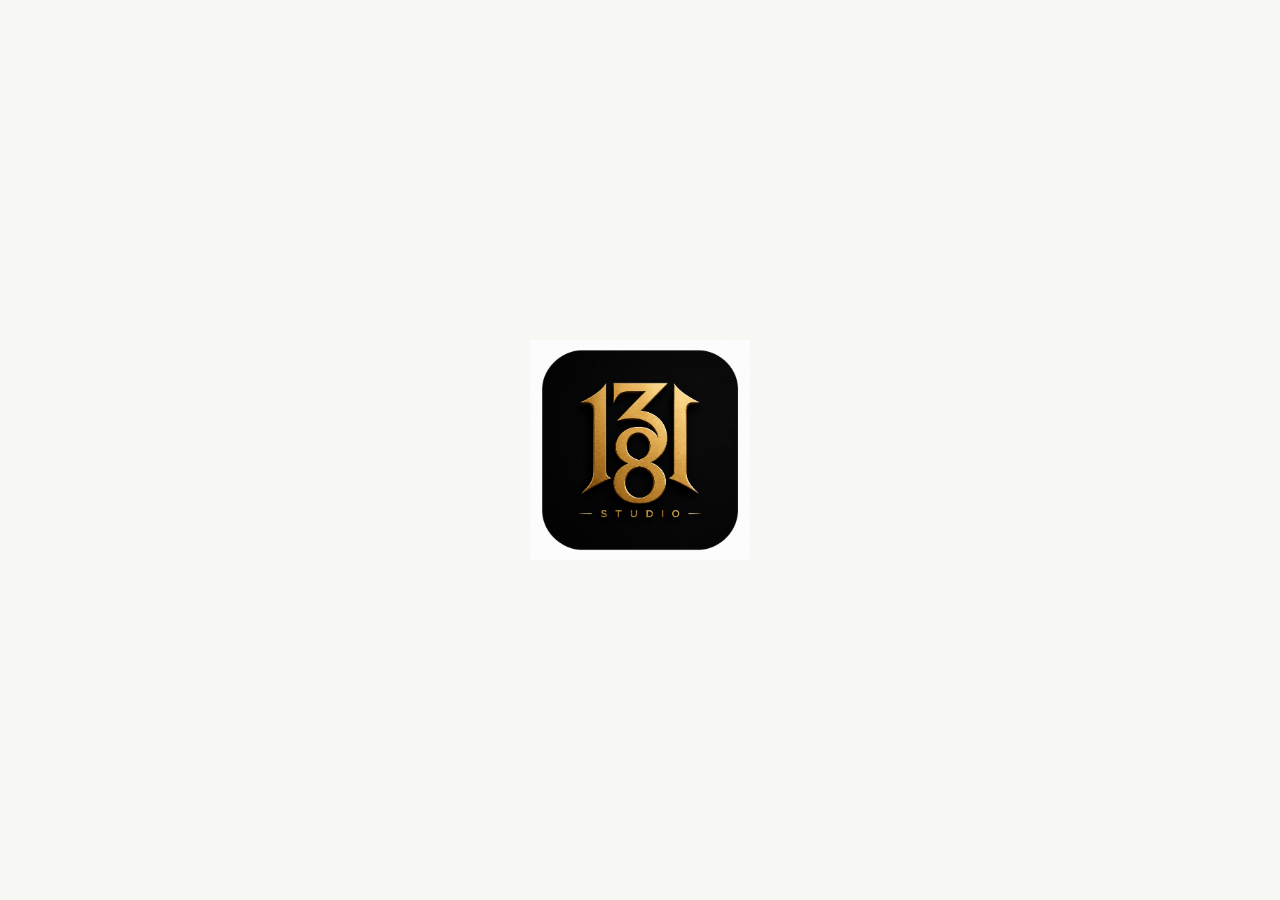
<file: index.html>
<!doctype html>
<html lang="en">
  <head>
    <meta charset="utf-8">
    <meta name="viewport" content="width=device-width, initial-scale=1">
    <title>1318 Studio</title>
    <link rel="stylesheet" href="/assets/site.css">
  </head>
  <body class="home">
    <main aria-label="1318 Studio">
      <img class="home-logo" src="/assets/1318studio-logo.png" alt="1318 Studio">
    </main>
  </body>
</html>
</file>
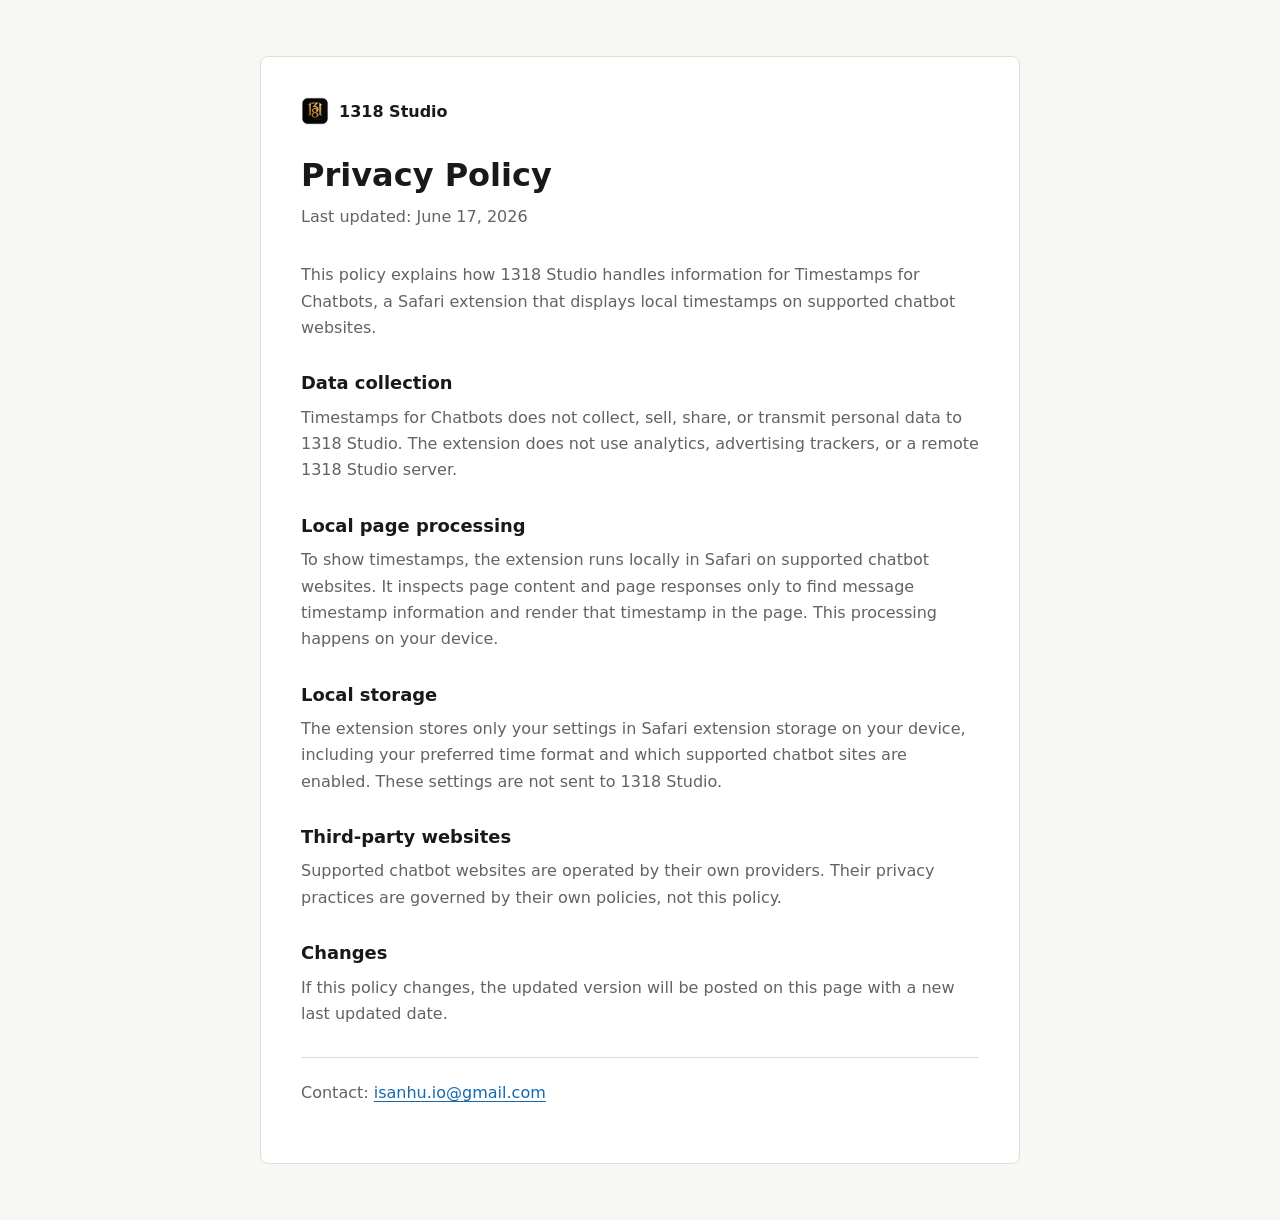
<file: chatbot-time/privacy/index.html>
<!doctype html>
<html lang="en">
  <head>
    <meta charset="utf-8">
    <meta name="viewport" content="width=device-width, initial-scale=1">
    <title>Privacy Policy - Timestamps for Chatbots</title>
    <link rel="stylesheet" href="/assets/site.css">
  </head>
  <body class="page">
    <main class="document">
      <a class="brand-link" href="/" aria-label="1318 Studio home">
        <img src="/assets/1318studio-logo.png" alt="">
        <span>1318 Studio</span>
      </a>

      <h1>Privacy Policy</h1>
      <p class="updated">Last updated: June 17, 2026</p>

      <p>
        This policy explains how 1318 Studio handles information for Timestamps for Chatbots,
        a Safari extension that displays local timestamps on supported chatbot websites.
      </p>

      <h2>Data collection</h2>
      <p>
        Timestamps for Chatbots does not collect, sell, share, or transmit personal data to
        1318 Studio. The extension does not use analytics, advertising trackers, or a remote
        1318 Studio server.
      </p>

      <h2>Local page processing</h2>
      <p>
        To show timestamps, the extension runs locally in Safari on supported chatbot websites.
        It inspects page content and page responses only to find message timestamp information
        and render that timestamp in the page. This processing happens on your device.
      </p>

      <h2>Local storage</h2>
      <p>
        The extension stores only your settings in Safari extension storage on your device,
        including your preferred time format and which supported chatbot sites are enabled.
        These settings are not sent to 1318 Studio.
      </p>

      <h2>Third-party websites</h2>
      <p>
        Supported chatbot websites are operated by their own providers. Their privacy practices
        are governed by their own policies, not this policy.
      </p>

      <h2>Changes</h2>
      <p>
        If this policy changes, the updated version will be posted on this page with a new
        last updated date.
      </p>

      <p class="contact">
        Contact: <a href="mailto:isanhu.io@gmail.com">isanhu.io@gmail.com</a>
      </p>
    </main>
  </body>
</html>
</file>
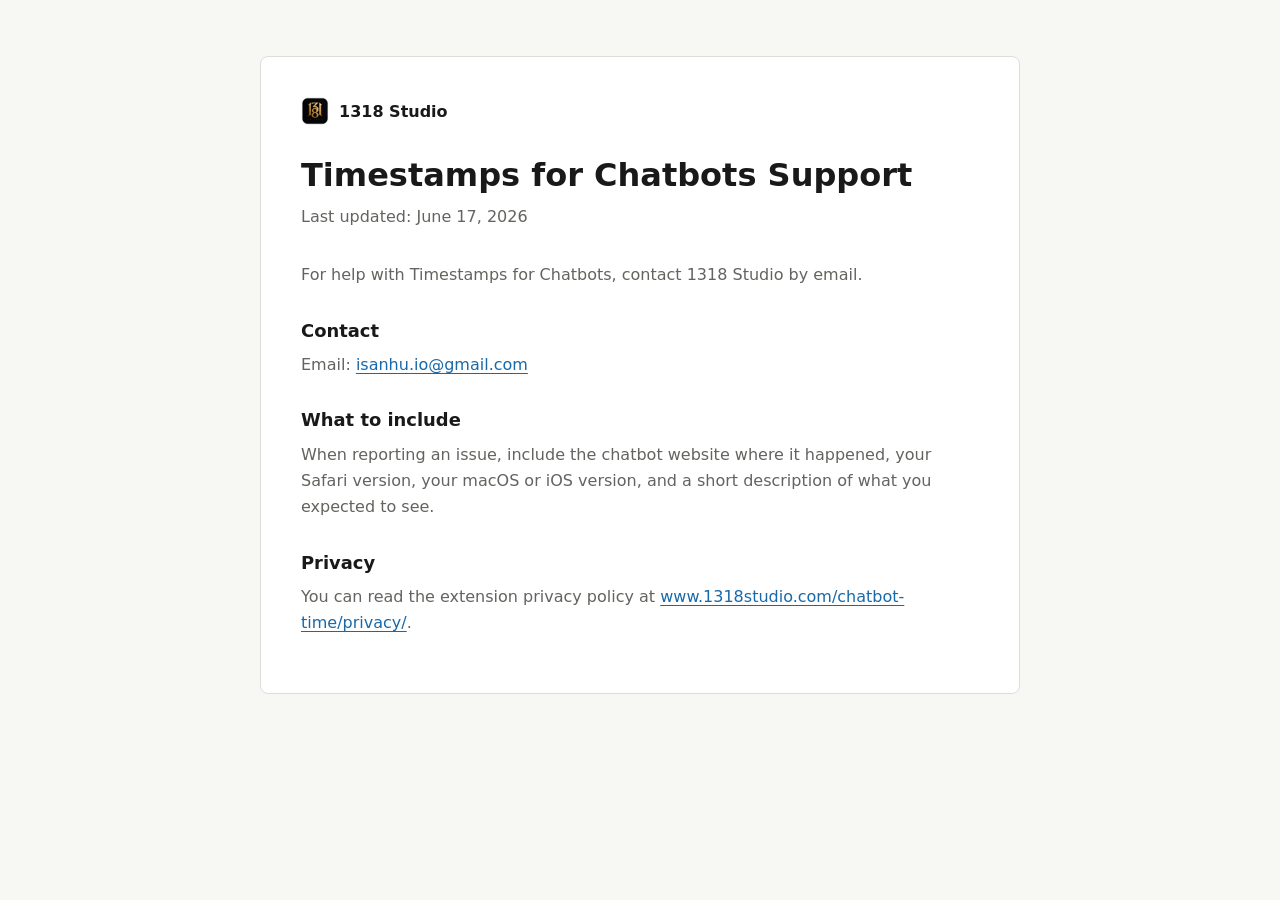
<file: chatbot-time/support/index.html>
<!doctype html>
<html lang="en">
  <head>
    <meta charset="utf-8">
    <meta name="viewport" content="width=device-width, initial-scale=1">
    <title>Support - Timestamps for Chatbots</title>
    <link rel="stylesheet" href="/assets/site.css">
  </head>
  <body class="page">
    <main class="document">
      <a class="brand-link" href="/" aria-label="1318 Studio home">
        <img src="/assets/1318studio-logo.png" alt="">
        <span>1318 Studio</span>
      </a>

      <h1>Timestamps for Chatbots Support</h1>
      <p class="updated">Last updated: June 17, 2026</p>

      <p>
        For help with Timestamps for Chatbots, contact 1318 Studio by email.
      </p>

      <h2>Contact</h2>
      <p>
        Email: <a href="mailto:isanhu.io@gmail.com">isanhu.io@gmail.com</a>
      </p>

      <h2>What to include</h2>
      <p>
        When reporting an issue, include the chatbot website where it happened, your Safari
        version, your macOS or iOS version, and a short description of what you expected to see.
      </p>

      <h2>Privacy</h2>
      <p>
        You can read the extension privacy policy at
        <a href="/chatbot-time/privacy/">www.1318studio.com/chatbot-time/privacy/</a>.
      </p>
    </main>
  </body>
</html>
</file>
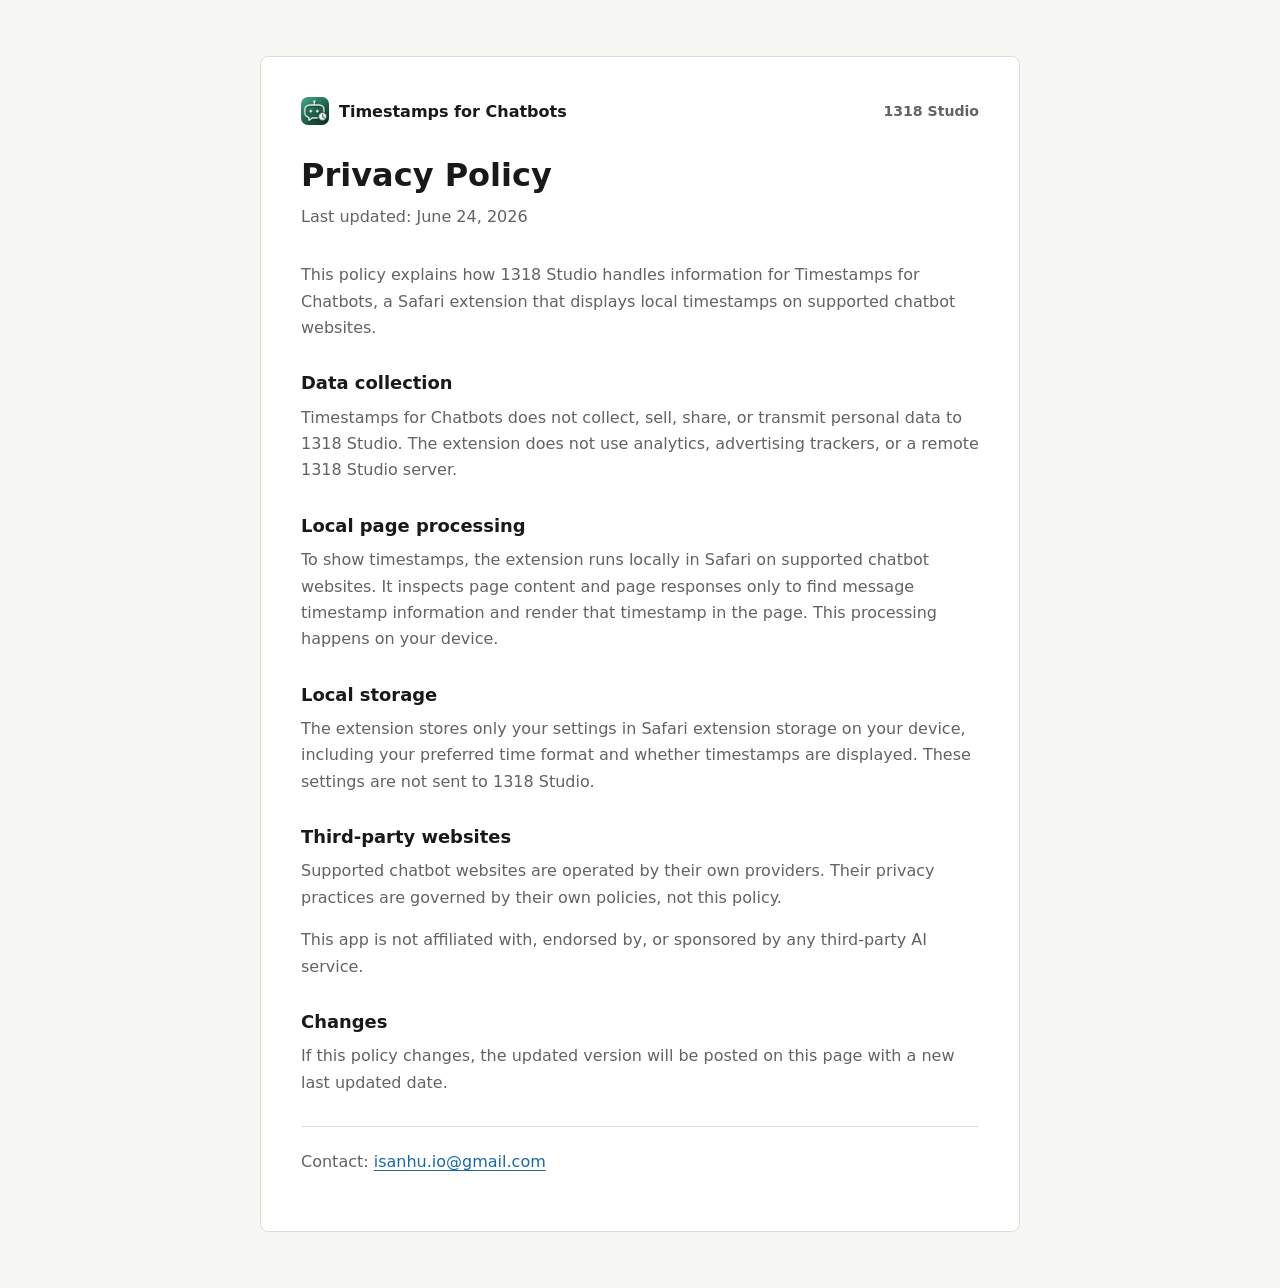
<file: timestamps-for-chatbots/privacy/index.html>
<!doctype html>
<html lang="en">
  <head>
    <meta charset="utf-8">
    <meta name="viewport" content="width=device-width, initial-scale=1">
    <meta name="theme-color" content="#123f35">
    <meta name="robots" content="index, follow, max-image-preview:large">
    <meta
      name="description"
      content="Read the Timestamps for Chatbots privacy policy, including on-device processing, local settings storage, and data collection practices."
    >
    <meta property="og:type" content="website">
    <meta property="og:locale" content="en_US">
    <meta property="og:site_name" content="1318 Studio">
    <meta property="og:title" content="Privacy Policy | Timestamps for Chatbots">
    <meta
      property="og:description"
      content="Learn how Timestamps for Chatbots processes timestamp information locally in Safari and protects your privacy."
    >
    <meta property="og:url" content="https://www.1318studio.com/timestamps-for-chatbots/privacy/">
    <meta
      property="og:image"
      content="https://www.1318studio.com/timestamps-for-chatbots/assets/app-icon.png"
    >
    <meta property="og:image:type" content="image/png">
    <meta property="og:image:width" content="1024">
    <meta property="og:image:height" content="1024">
    <meta property="og:image:alt" content="Timestamps for Chatbots app icon">
    <meta name="twitter:card" content="summary">
    <meta name="twitter:title" content="Privacy Policy | Timestamps for Chatbots">
    <meta
      name="twitter:description"
      content="Learn how Timestamps for Chatbots processes timestamp information locally in Safari and protects your privacy."
    >
    <meta
      name="twitter:image"
      content="https://www.1318studio.com/timestamps-for-chatbots/assets/app-icon.png"
    >
    <meta name="twitter:image:alt" content="Timestamps for Chatbots app icon">
    <link rel="canonical" href="https://www.1318studio.com/timestamps-for-chatbots/privacy/">
    <link rel="icon" type="image/png" href="/timestamps-for-chatbots/assets/app-icon.png">
    <link rel="apple-touch-icon" href="/timestamps-for-chatbots/assets/app-icon.png">
    <title>Privacy Policy | Timestamps for Chatbots</title>
    <link rel="stylesheet" href="/assets/site.css">
  </head>
  <body class="page">
    <main class="document">
      <div class="document-nav">
        <span class="brand-link">
          <img src="/timestamps-for-chatbots/assets/app-icon.png" alt="">
          <span>Timestamps for Chatbots</span>
        </span>
        <span class="studio-home-link">1318 Studio</span>
      </div>

      <h1>Privacy Policy</h1>
      <p class="updated">Last updated: June 24, 2026</p>

      <p>
        This policy explains how 1318 Studio handles information for Timestamps for Chatbots,
        a Safari extension that displays local timestamps on supported chatbot websites.
      </p>

      <h2>Data collection</h2>
      <p>
        Timestamps for Chatbots does not collect, sell, share, or transmit personal data to
        1318 Studio. The extension does not use analytics, advertising trackers, or a remote
        1318 Studio server.
      </p>

      <h2>Local page processing</h2>
      <p>
        To show timestamps, the extension runs locally in Safari on supported chatbot websites.
        It inspects page content and page responses only to find message timestamp information
        and render that timestamp in the page. This processing happens on your device.
      </p>

      <h2>Local storage</h2>
      <p>
        The extension stores only your settings in Safari extension storage on your device,
        including your preferred time format and whether timestamps are displayed.
        These settings are not sent to 1318 Studio.
      </p>

      <h2>Third-party websites</h2>
      <p>
        Supported chatbot websites are operated by their own providers. Their privacy practices
        are governed by their own policies, not this policy.
      </p>
      <p>
        This app is not affiliated with, endorsed by, or sponsored by any third-party AI service.
      </p>

      <h2>Changes</h2>
      <p>
        If this policy changes, the updated version will be posted on this page with a new
        last updated date.
      </p>

      <p class="contact">
        Contact: <a href="mailto:isanhu.io@gmail.com">isanhu.io@gmail.com</a>
      </p>
    </main>
  </body>
</html>
</file>
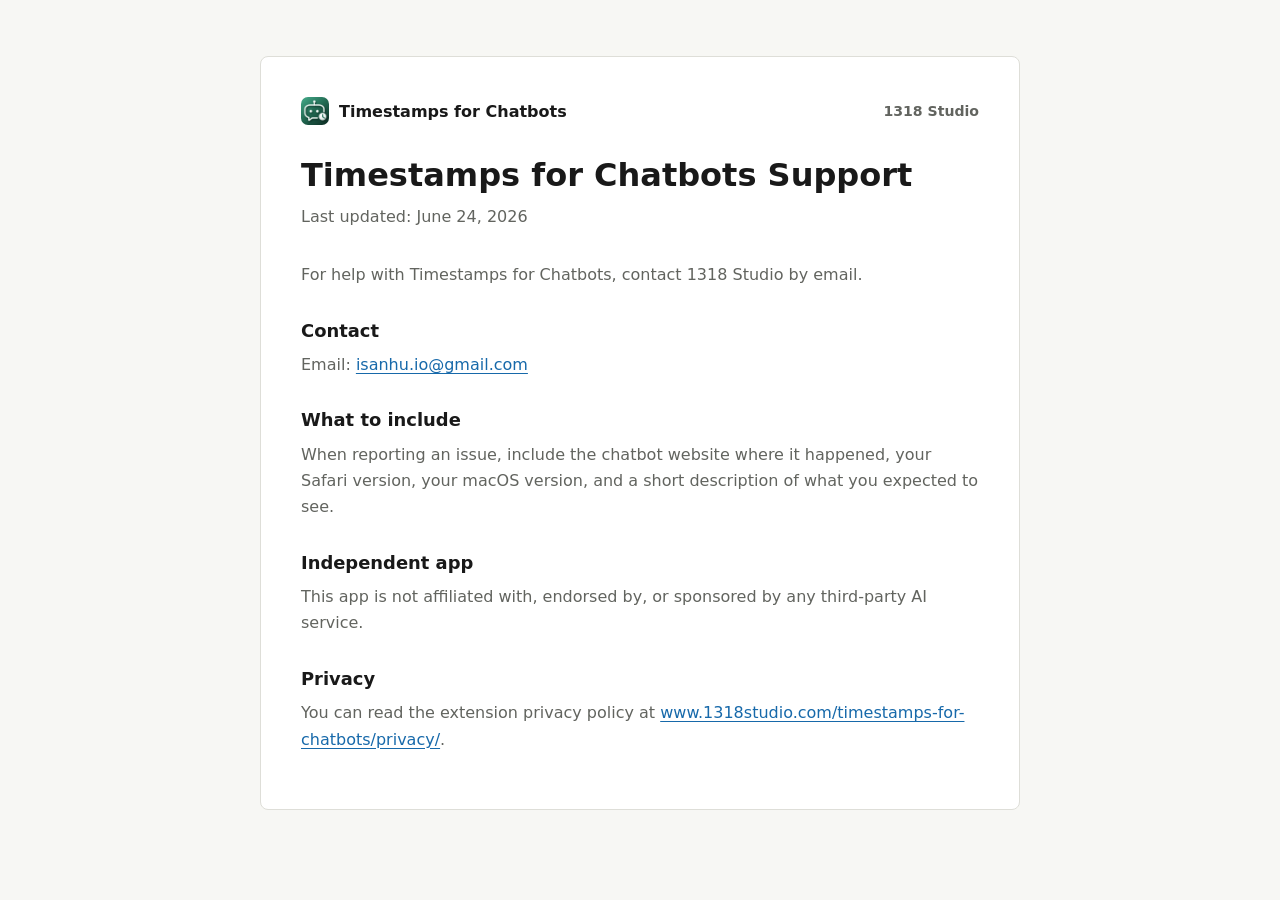
<file: timestamps-for-chatbots/support/index.html>
<!doctype html>
<html lang="en">
  <head>
    <meta charset="utf-8">
    <meta name="viewport" content="width=device-width, initial-scale=1">
    <meta name="theme-color" content="#123f35">
    <meta name="robots" content="index, follow, max-image-preview:large">
    <meta
      name="description"
      content="Get support for Timestamps for Chatbots, the Safari extension that adds local timestamps to supported AI conversations."
    >
    <meta property="og:type" content="website">
    <meta property="og:locale" content="en_US">
    <meta property="og:site_name" content="1318 Studio">
    <meta property="og:title" content="Support | Timestamps for Chatbots">
    <meta
      property="og:description"
      content="Get help with Timestamps for Chatbots and learn what to include when reporting an issue."
    >
    <meta property="og:url" content="https://www.1318studio.com/timestamps-for-chatbots/support/">
    <meta
      property="og:image"
      content="https://www.1318studio.com/timestamps-for-chatbots/assets/app-icon.png"
    >
    <meta property="og:image:type" content="image/png">
    <meta property="og:image:width" content="1024">
    <meta property="og:image:height" content="1024">
    <meta property="og:image:alt" content="Timestamps for Chatbots app icon">
    <meta name="twitter:card" content="summary">
    <meta name="twitter:title" content="Support | Timestamps for Chatbots">
    <meta
      name="twitter:description"
      content="Get help with Timestamps for Chatbots and learn what to include when reporting an issue."
    >
    <meta
      name="twitter:image"
      content="https://www.1318studio.com/timestamps-for-chatbots/assets/app-icon.png"
    >
    <meta name="twitter:image:alt" content="Timestamps for Chatbots app icon">
    <link rel="canonical" href="https://www.1318studio.com/timestamps-for-chatbots/support/">
    <link rel="icon" type="image/png" href="/timestamps-for-chatbots/assets/app-icon.png">
    <link rel="apple-touch-icon" href="/timestamps-for-chatbots/assets/app-icon.png">
    <title>Support | Timestamps for Chatbots</title>
    <link rel="stylesheet" href="/assets/site.css">
  </head>
  <body class="page">
    <main class="document">
      <div class="document-nav">
        <span class="brand-link">
          <img src="/timestamps-for-chatbots/assets/app-icon.png" alt="">
          <span>Timestamps for Chatbots</span>
        </span>
        <span class="studio-home-link">1318 Studio</span>
      </div>

      <h1>Timestamps for Chatbots Support</h1>
      <p class="updated">Last updated: June 24, 2026</p>

      <p>
        For help with Timestamps for Chatbots, contact 1318 Studio by email.
      </p>

      <h2>Contact</h2>
      <p>
        Email: <a href="mailto:isanhu.io@gmail.com">isanhu.io@gmail.com</a>
      </p>

      <h2>What to include</h2>
      <p>
        When reporting an issue, include the chatbot website where it happened, your Safari
        version, your macOS version, and a short description of what you expected to see.
      </p>

      <h2>Independent app</h2>
      <p>
        This app is not affiliated with, endorsed by, or sponsored by any third-party AI service.
      </p>

      <h2>Privacy</h2>
      <p>
        You can read the extension privacy policy at
        <a href="/timestamps-for-chatbots/privacy/">www.1318studio.com/timestamps-for-chatbots/privacy/</a>.
      </p>
    </main>
  </body>
</html>
</file>
<file: assets/site.css>
:root {
  color-scheme: light;
  --background: #f7f7f4;
  --surface: #ffffff;
  --text: #191919;
  --muted: #62645f;
  --border: #deded8;
  --link: #1769aa;
}

* {
  box-sizing: border-box;
}

html {
  min-height: 100%;
  background: var(--background);
  color: var(--text);
  font-family: Inter, ui-sans-serif, system-ui, -apple-system, BlinkMacSystemFont, "Segoe UI", sans-serif;
  letter-spacing: 0;
}

body {
  min-height: 100vh;
  margin: 0;
}

a {
  color: var(--link);
  text-decoration-thickness: 1px;
  text-underline-offset: 0.18em;
}

.home {
  display: grid;
  min-height: 100vh;
  place-items: center;
  padding: 32px;
}

.home-logo {
  display: block;
  width: min(220px, 46vw);
  height: auto;
}

.page {
  display: grid;
  min-height: 100vh;
  align-items: start;
  padding: 56px 20px;
}

.document {
  width: min(760px, 100%);
  margin: 0 auto;
  padding: 40px;
  background: var(--surface);
  border: 1px solid var(--border);
  border-radius: 8px;
}

.brand-link {
  display: inline-flex;
  align-items: center;
  gap: 10px;
  margin-bottom: 32px;
  color: var(--text);
  font-weight: 650;
  text-decoration: none;
}

.brand-link img {
  width: 28px;
  height: 28px;
  border-radius: 7px;
}

h1 {
  margin: 0 0 10px;
  font-size: 2rem;
  line-height: 1.15;
  letter-spacing: 0;
}

.updated {
  margin: 0 0 32px;
  color: var(--muted);
}

h2 {
  margin: 30px 0 10px;
  font-size: 1.12rem;
  line-height: 1.3;
  letter-spacing: 0;
}

p,
li {
  color: var(--muted);
  font-size: 1rem;
  line-height: 1.65;
}

p {
  margin: 0 0 16px;
}

ul {
  margin: 0 0 16px;
  padding-left: 1.2rem;
}

.contact {
  margin-top: 30px;
  padding-top: 22px;
  border-top: 1px solid var(--border);
}

.document-nav {
  display: flex;
  align-items: center;
  justify-content: space-between;
  gap: 20px;
  margin-bottom: 32px;
}

.document-nav .brand-link {
  margin-bottom: 0;
}

.studio-home-link {
  color: var(--muted);
  font-size: 0.88rem;
  font-weight: 650;
  text-decoration: none;
}

.studio-home-link:hover {
  color: var(--text);
}

/* Timestamps for Chatbots product page */

.product-page {
  --product-ink: #10241f;
  --product-muted: #52635e;
  --product-green: #1f705c;
  --product-green-dark: #123f35;
  --product-green-soft: #e3f1ec;
  --product-cream: #f5f3ec;
  --product-line: rgba(16, 36, 31, 0.13);
  min-width: 320px;
  overflow-x: hidden;
  background: #fbfcfa;
  color: var(--product-ink);
}

.product-page a:focus-visible {
  outline: 3px solid #55a68f;
  outline-offset: 4px;
  border-radius: 5px;
}

.product-shell {
  width: min(1180px, calc(100% - 48px));
  margin: 0 auto;
}

.product-nav {
  position: relative;
  z-index: 10;
  border-bottom: 1px solid rgba(255, 255, 255, 0.1);
  background: var(--product-green-dark);
}

.product-nav-inner {
  display: flex;
  min-height: 76px;
  align-items: center;
  justify-content: space-between;
  gap: 32px;
}

.studio-brand {
  display: inline-flex;
  align-items: center;
  gap: 11px;
  color: #fff;
  font-size: 0.95rem;
  font-weight: 720;
  letter-spacing: -0.01em;
  text-decoration: none;
}

.studio-brand img {
  width: 34px;
  height: 34px;
  border-radius: 9px;
}

.product-nav-links {
  display: flex;
  align-items: center;
  gap: 30px;
}

.product-nav-links a {
  color: rgba(255, 255, 255, 0.78);
  font-size: 0.9rem;
  font-weight: 620;
  text-decoration: none;
  transition: color 160ms ease;
}

.product-nav-links a:hover {
  color: #fff;
}

.product-hero {
  position: relative;
  overflow: hidden;
  background:
    radial-gradient(circle at 78% 42%, rgba(112, 186, 162, 0.3), transparent 29rem),
    linear-gradient(145deg, #123f35 0%, #164d40 54%, #0d322b 100%);
  color: #fff;
}

.product-hero::before,
.product-hero::after {
  position: absolute;
  content: "";
  border: 1px solid rgba(255, 255, 255, 0.08);
  border-radius: 999px;
}

.product-hero::before {
  top: -310px;
  right: -180px;
  width: 720px;
  height: 720px;
}

.product-hero::after {
  right: 170px;
  bottom: -420px;
  width: 650px;
  height: 650px;
}

.product-hero-grid {
  position: relative;
  z-index: 1;
  display: grid;
  min-height: 670px;
  grid-template-columns: minmax(0, 1.15fr) minmax(330px, 0.85fr);
  align-items: center;
  gap: 72px;
  padding-top: 76px;
  padding-bottom: 88px;
}

.product-eyebrow,
.product-kicker {
  display: block;
  color: var(--product-green);
  font-size: 0.78rem;
  font-weight: 780;
  letter-spacing: 0.13em;
  line-height: 1.4;
  text-transform: uppercase;
}

.product-eyebrow {
  margin-bottom: 22px;
  color: #a6d8c8;
}

.product-hero h1 {
  max-width: 720px;
  margin: 0;
  color: #fff;
  font-size: clamp(3.15rem, 6vw, 5.65rem);
  font-weight: 760;
  letter-spacing: -0.065em;
  line-height: 0.99;
}

.product-lede {
  max-width: 660px;
  margin: 30px 0 0;
  color: rgba(255, 255, 255, 0.73);
  font-size: clamp(1.05rem, 1.8vw, 1.28rem);
  line-height: 1.65;
}

.product-actions {
  display: flex;
  margin-top: 38px;
  align-items: center;
  flex-wrap: wrap;
  gap: 18px 22px;
}

.app-store-button {
  display: inline-flex;
  min-height: 62px;
  align-items: center;
  gap: 12px;
  padding: 9px 19px 10px 16px;
  border: 1px solid rgba(255, 255, 255, 0.2);
  border-radius: 14px;
  background: #081b17;
  box-shadow: 0 15px 35px rgba(4, 18, 14, 0.25);
  color: #fff;
  font-size: 1.12rem;
  font-weight: 710;
  line-height: 1.1;
  text-decoration: none;
}

.app-store-button svg {
  width: 30px;
  height: 30px;
  flex: 0 0 auto;
  fill: currentColor;
}

.app-store-button span {
  display: grid;
  gap: 3px;
}

.app-store-button small {
  font-size: 0.64rem;
  font-weight: 540;
  letter-spacing: 0.02em;
}

.app-store-button.is-disabled {
  cursor: default;
  opacity: 0.78;
  pointer-events: none;
}

.product-price {
  color: rgba(255, 255, 255, 0.62);
  font-size: 0.86rem;
}

.product-hero-art {
  position: relative;
  display: grid;
  place-items: center;
}

.product-hero-art img {
  position: relative;
  z-index: 1;
  display: block;
  width: min(410px, 100%);
  height: auto;
  border-radius: 22.4%;
  filter: drop-shadow(0 38px 44px rgba(1, 19, 14, 0.45));
  transform: rotate(2.5deg);
}

.product-icon-glow {
  position: absolute;
  width: 105%;
  aspect-ratio: 1;
  border-radius: 50%;
  background: rgba(121, 205, 177, 0.21);
  filter: blur(22px);
}

.product-proof {
  border-bottom: 1px solid var(--product-line);
  background: #fff;
}

.proof-grid {
  display: grid;
  grid-template-columns: repeat(3, 1fr);
}

.proof-grid > div {
  display: grid;
  gap: 6px;
  padding: 30px 36px;
  border-right: 1px solid var(--product-line);
}

.proof-grid > div:first-child {
  padding-left: 0;
}

.proof-grid > div:last-child {
  border-right: 0;
}

.proof-grid strong {
  color: var(--product-ink);
  font-size: 1.02rem;
  letter-spacing: -0.02em;
}

.proof-grid span {
  color: var(--product-muted);
  font-size: 0.86rem;
}

.product-section {
  padding: 120px 0;
}

.section-heading {
  max-width: 730px;
  margin-bottom: 58px;
}

.section-heading h2,
.chatbot-layout h2,
.product-cta-card h2 {
  margin: 13px 0 0;
  color: var(--product-ink);
  font-size: clamp(2.25rem, 4vw, 3.8rem);
  font-weight: 750;
  letter-spacing: -0.052em;
  line-height: 1.06;
}

.section-heading p,
.chatbot-layout p,
.product-cta-card p {
  margin: 20px 0 0;
  color: var(--product-muted);
  font-size: 1.08rem;
  line-height: 1.65;
}

.feature-grid {
  display: grid;
  grid-template-columns: repeat(2, 1fr);
  gap: 18px;
}

.feature-card {
  min-height: 300px;
  padding: 38px;
  border: 1px solid var(--product-line);
  border-radius: 24px;
  background: #fff;
  box-shadow: 0 18px 55px rgba(29, 57, 48, 0.06);
}

.feature-card-primary {
  background: var(--product-green-soft);
}

.feature-icon {
  display: grid;
  width: 50px;
  height: 50px;
  place-items: center;
  border-radius: 15px;
  background: var(--product-green-dark);
  color: #fff;
}

.feature-icon svg {
  width: 25px;
  height: 25px;
  fill: none;
  stroke: currentColor;
  stroke-linecap: round;
  stroke-linejoin: round;
  stroke-width: 1.8;
}

.feature-card h3 {
  margin: 30px 0 0;
  color: var(--product-ink);
  font-size: 1.45rem;
  letter-spacing: -0.035em;
  line-height: 1.2;
}

.feature-card p {
  max-width: 480px;
  margin: 14px 0 0;
  color: var(--product-muted);
  font-size: 0.98rem;
  line-height: 1.7;
}

.screenshot-section {
  background: var(--product-cream);
}

.screenshot-stack,
.screenshot-grid {
  display: grid;
  gap: 24px;
}

.screenshot-grid {
  grid-template-columns: repeat(2, 1fr);
}

.screenshot-card {
  overflow: hidden;
  margin: 0;
  border: 1px solid rgba(16, 36, 31, 0.11);
  border-radius: 26px;
  background: #fff;
  box-shadow: 0 24px 70px rgba(31, 54, 47, 0.1);
}

.screenshot-card img {
  display: block;
  width: 100%;
  height: auto;
  border-bottom: 1px solid var(--product-line);
  background: #fff;
}

.screenshot-card figcaption {
  display: grid;
  gap: 7px;
  padding: 24px 28px 27px;
}

.screenshot-card figcaption strong {
  color: var(--product-ink);
  font-size: 1rem;
  letter-spacing: -0.015em;
}

.screenshot-card figcaption span {
  color: var(--product-muted);
  font-size: 0.88rem;
  line-height: 1.55;
}

.chatbot-section {
  background: #fff;
}

.chatbot-layout {
  display: grid;
  grid-template-columns: minmax(0, 0.8fr) minmax(480px, 1.2fr);
  align-items: center;
  gap: 100px;
}

.chatbot-list {
  display: grid;
  margin: 0;
  padding: 0;
  grid-template-columns: repeat(3, 1fr);
  gap: 12px;
  list-style: none;
}

.chatbot-list li {
  position: relative;
  padding: 18px 16px 18px 43px;
  border: 1px solid var(--product-line);
  border-radius: 14px;
  background: #fbfcfa;
  color: var(--product-ink);
  font-size: 0.94rem;
  font-weight: 690;
  line-height: 1.25;
}

.chatbot-list li::before {
  position: absolute;
  top: 50%;
  left: 18px;
  width: 10px;
  height: 10px;
  border-radius: 50%;
  background: var(--product-green);
  content: "";
  transform: translateY(-50%);
}

.faq-section {
  background: var(--product-cream);
}

.faq-list {
  display: grid;
  max-width: 900px;
  gap: 14px;
}

.faq-list details {
  padding: 0 28px;
  border: 1px solid var(--product-line);
  border-radius: 18px;
  background: #fff;
  box-shadow: 0 12px 36px rgba(29, 57, 48, 0.05);
}

.faq-list summary {
  position: relative;
  padding: 24px 44px 24px 0;
  color: var(--product-ink);
  cursor: pointer;
  font-size: 1.05rem;
  font-weight: 700;
  letter-spacing: -0.015em;
  line-height: 1.4;
  list-style: none;
}

.faq-list summary::-webkit-details-marker {
  display: none;
}

.faq-list summary::after {
  position: absolute;
  top: 50%;
  right: 2px;
  color: var(--product-green);
  content: "+";
  font-size: 1.7rem;
  font-weight: 400;
  line-height: 1;
  transform: translateY(-50%);
}

.faq-list details[open] summary::after {
  content: "\2212";
}

.faq-list p {
  max-width: 760px;
  margin: -2px 0 24px;
  color: var(--product-muted);
  font-size: 0.98rem;
  line-height: 1.7;
}

.product-cta {
  padding: 0 0 120px;
  background: #fff;
}

.product-cta-card {
  display: grid;
  grid-template-columns: 104px 1fr auto;
  align-items: center;
  gap: 32px;
  padding: 54px 58px;
  border-radius: 30px;
  background:
    radial-gradient(circle at 90% 15%, rgba(141, 214, 190, 0.24), transparent 18rem),
    var(--product-green-dark);
  box-shadow: 0 24px 70px rgba(18, 63, 53, 0.2);
}

.product-cta-card > img {
  display: block;
  width: 104px;
  height: 104px;
  border-radius: 23px;
}

.product-cta-card .product-kicker {
  color: #9ed4c3;
}

.product-cta-card h2 {
  max-width: 600px;
  color: #fff;
  font-size: clamp(2rem, 3vw, 3rem);
}

.product-cta-card p {
  color: rgba(255, 255, 255, 0.65);
  font-size: 0.98rem;
}

.app-store-button-light {
  background: #fff;
  box-shadow: none;
  color: var(--product-green-dark);
}

.product-footer {
  padding: 64px 0 48px;
  background: #0b2520;
  color: #fff;
}

.product-footer-main {
  display: flex;
  align-items: center;
  justify-content: space-between;
  gap: 32px;
}

.studio-brand-footer img {
  width: 38px;
  height: 38px;
}

.product-footer nav {
  display: flex;
  align-items: center;
  gap: 26px;
}

.product-footer nav a {
  color: rgba(255, 255, 255, 0.73);
  font-size: 0.9rem;
  font-weight: 620;
  text-decoration: none;
}

.product-footer nav a:hover {
  color: #fff;
}

.product-disclaimer {
  max-width: 850px;
  margin: 42px 0 0;
  color: rgba(255, 255, 255, 0.52);
  font-size: 0.78rem;
  line-height: 1.65;
}

.product-copyright {
  margin: 18px 0 0;
  color: rgba(255, 255, 255, 0.4);
  font-size: 0.76rem;
}

@media (max-width: 900px) {
  .product-hero-grid {
    min-height: auto;
    grid-template-columns: minmax(0, 1.2fr) minmax(260px, 0.8fr);
    gap: 36px;
    padding-top: 76px;
    padding-bottom: 84px;
  }

  .product-hero h1 {
    font-size: clamp(3rem, 7vw, 4.6rem);
  }

  .chatbot-layout {
    grid-template-columns: 1fr;
    gap: 48px;
  }

  .product-cta-card {
    grid-template-columns: 92px 1fr;
  }

  .product-cta-card > img {
    width: 92px;
    height: 92px;
  }

  .product-cta-card .app-store-button {
    width: max-content;
    grid-column: 2;
  }
}

@media (max-width: 720px) {
  .product-shell {
    width: min(100% - 32px, 620px);
  }

  .product-nav-inner {
    min-height: 66px;
  }

  .product-nav-links {
    gap: 18px;
  }

  .product-nav-links a:not(:last-child) {
    display: none;
  }

  .product-hero-grid {
    grid-template-columns: 1fr;
    gap: 58px;
    padding-top: 66px;
    padding-bottom: 72px;
    text-align: center;
  }

  .product-hero-copy {
    display: grid;
    justify-items: center;
  }

  .product-hero h1 {
    font-size: clamp(3.1rem, 15vw, 4.8rem);
  }

  .product-lede {
    font-size: 1.03rem;
  }

  .product-actions {
    justify-content: center;
  }

  .product-hero-art {
    order: -1;
  }

  .product-hero-art img {
    width: min(230px, 62vw);
    border-radius: 22.4%;
    transform: rotate(1.5deg);
  }

  .proof-grid {
    grid-template-columns: 1fr;
  }

  .proof-grid > div,
  .proof-grid > div:first-child {
    padding: 22px 0;
    border-right: 0;
    border-bottom: 1px solid var(--product-line);
    text-align: center;
  }

  .proof-grid > div:last-child {
    border-bottom: 0;
  }

  .product-section {
    padding: 88px 0;
  }

  .section-heading {
    margin-bottom: 40px;
  }

  .feature-grid,
  .screenshot-grid {
    grid-template-columns: 1fr;
  }

  .feature-card {
    min-height: 0;
    padding: 30px;
  }

  .chatbot-list {
    grid-template-columns: repeat(2, 1fr);
  }

  .product-cta {
    padding-bottom: 80px;
  }

  .product-cta-card {
    justify-items: center;
    grid-template-columns: 1fr;
    padding: 44px 26px;
    text-align: center;
  }

  .product-cta-card .app-store-button {
    grid-column: auto;
  }

  .product-footer-main {
    align-items: flex-start;
    flex-direction: column;
  }

  .product-footer nav {
    flex-wrap: wrap;
  }
}

@media (max-width: 620px) {
  .page {
    padding: 20px 14px;
  }

  .document {
    padding: 26px 20px;
  }

  h1 {
    font-size: 1.65rem;
  }

  .document-nav {
    align-items: flex-start;
    flex-direction: column;
    gap: 12px;
  }
}

@media (max-width: 430px) {
  .product-actions {
    display: grid;
    justify-items: center;
  }

  .app-store-button {
    min-height: 58px;
  }

  .chatbot-list {
    grid-template-columns: 1fr;
  }

  .screenshot-card {
    border-radius: 18px;
  }

  .screenshot-card figcaption {
    padding: 20px;
  }
}

@media (prefers-reduced-motion: reduce) {
  .product-page *,
  .product-page *::before,
  .product-page *::after {
    scroll-behavior: auto !important;
    transition-duration: 0.01ms !important;
    animation-duration: 0.01ms !important;
    animation-iteration-count: 1 !important;
  }
}
</file>
